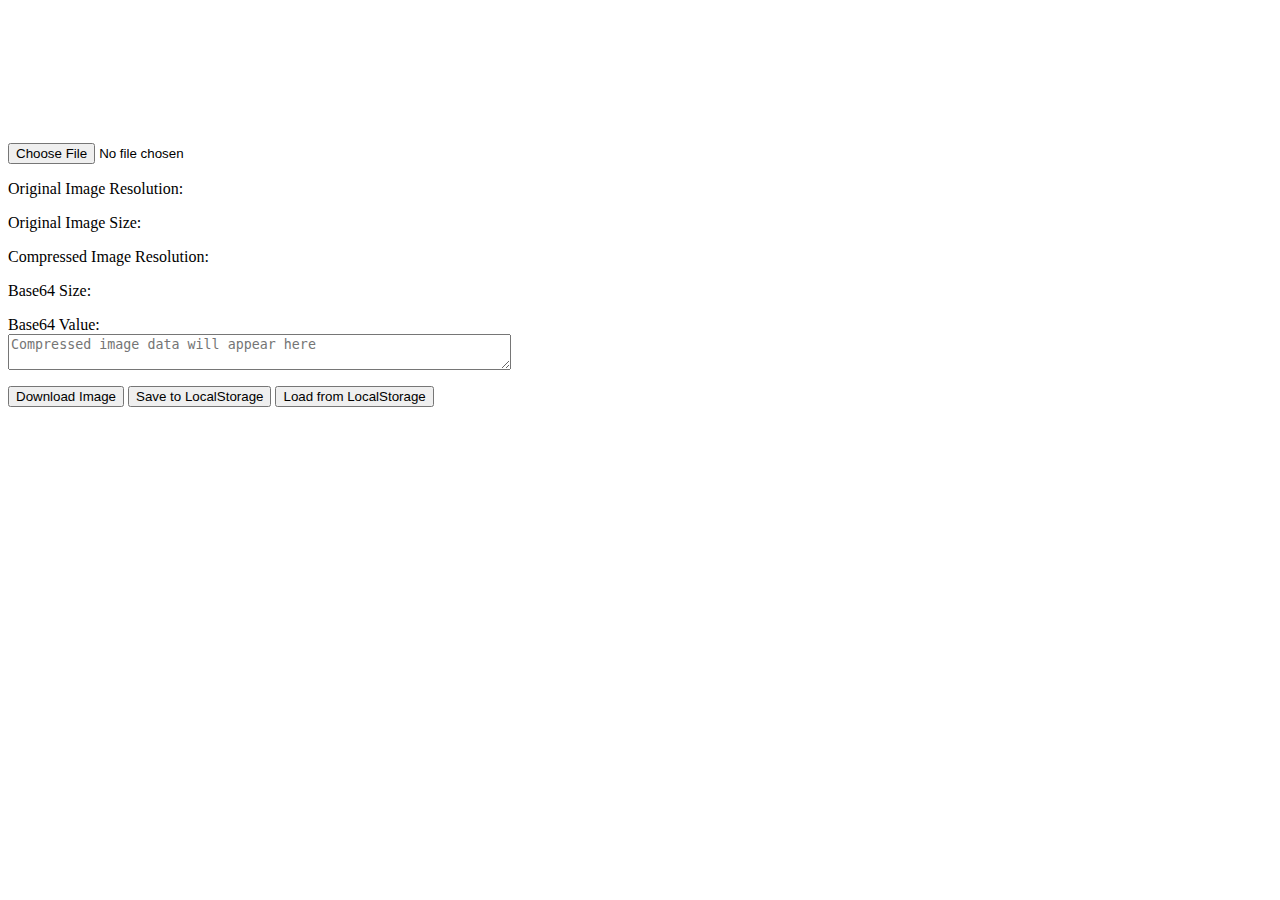
<file: docs/page/index.html>
<head>
    <meta charset="UTF-8">
    <meta name="viewport" content="width=device-width, initial-scale=1.0">
    <title>Image Compression</title>
</head>
<html lang="en">

<head>
    <meta charset="UTF-8">
    <title>Image Compression</title>
</head>

<body>
    <input type="file" id="imageInput" accept="image/*" aria-label="Select Image File">
    <canvas id="canvas"></canvas>
    <p>Original Image Resolution: <span id="originalResolution"></span></p>
    <p>Original Image Size: <span id="originalSize"></span></p>
    <p>Compressed Image Resolution: <span id="compressedResolution"></span></p>
    <p>Base64 Size: <span id="base64Size"></span> <span id="base64JpgSize"></span></p>
    <p>
        <label for="base64Value">Base64 Value:</label>
        <br>
        <textarea id="base64Value" rows="2" cols="60" placeholder="Compressed image data will appear here"></textarea>
    </p>
    <button id="downloadBtn">Download Image</button>
    <button id="saveToLocalStorageBtn">Save to LocalStorage</button>
    <button id="loadFromLocalStorageBtn" onclick="loadFromLocalStorage">Load from LocalStorage</button>

    <script>
        // 页面文本内容修改函数
        function updateTextContent(elementId, content) {
            document.getElementById(elementId).textContent = content;
        }

        // 原始图片信息获取函数
        function getOriginalImageInfo(file) {
            updateTextContent('originalSize', formatSize(file.size));
            return new Promise((resolve) => {
                let reader = new FileReader();
                reader.onload = function (e) {
                    let img = new Image();
                    img.onload = function () {
                        updateTextContent('originalResolution', `${img.width}x${img.height}`);
                        resolve({ width: img.width, height: img.height });
                    };
                    img.src = e.target.result;
                };
                reader.readAsDataURL(file);
            });
        }

        // 新分辨率计算函数
        function calculateNewDimensions(originalWidth, originalHeight) {
            let maxWidth = 1000;
            let maxHeight = 1000;
            let width = originalWidth;
            let height = originalHeight;

            if (width > height && width > maxWidth) {
                height *= maxWidth / width;
                width = maxWidth;
            } else if (height > width && height > maxHeight) {
                width *= maxHeight / height;
                height = maxHeight;
            } else {
                if (width > maxWidth) {
                    height *= maxWidth / width;
                    width = maxWidth;
                }
            }

            return { width, height };
        }

        // 图片绘制到Canvas函数
        function drawImageToCanvas(img, width, height) {
            let canvas = document.getElementById('canvas');
            let ctx = canvas.getContext('2d');
            // canvas.style.display = 'none';
            canvas.width = width;
            canvas.height = height;
            ctx.drawImage(img, 0, 0, width, height);
            updateTextContent('compressedResolution', `${width}x${height}`);
            return canvas;
        }

        // 压缩图片数据计算函数
        function getCompressedImageData(canvas) {
            let base64 = canvas.toDataURL('image/jpeg', 0.7);
            updateTextContent('base64Size', formatSize(base64.length));
            updateTextContent('base64JpgSize', formatSize(base64.length * 0.69));
            document.getElementById('base64Value').value = base64;
            return base64;
        }

        // 压缩图片下载函数
        function downloadCompressedImage(base64) {
            let link = document.createElement('a');
            let timestamp = new Date().getTime();
            link.download = 'cpsd-img-' + timestamp + '.jpg';
            link.href = base64;
            link.click();
        }

        // 压缩图片存储到localStorage函数
        function saveToLocalStorage(base64) {
            localStorage.setItem('whaleCompressedImage', base64);
            alert('Image saved to localStorage!');
        }

        // 格式化文件大小
        function formatSize(bytes) {
            if (bytes < 1024) {
                return `${bytes} bytes`;
            } else if (bytes < 1048576) {
                return `${(bytes / 1024).toFixed(2)} KB`;
            } else {
                return `${(bytes / 1048576).toFixed(2)} MB`;
            }
        }

        // 压缩图片从localStorage读取函数
        function loadFromLocalStorage() {
            let savedBase64 = localStorage.getItem('whaleCompressedImage');
            if (savedBase64) {
                let img = new Image();
                img.onload = function () {
                    let canvas = drawImageToCanvas(img, img.width, img.height);
                    document.getElementById('base64Value').value = savedBase64;
                    updateTextContent('base64Size', formatSize(savedBase64.length));
                };
                img.src = savedBase64;
            } else {
                console.log('No image found in localStorage.');
            }
        }

        // 文件选择事件处理
        document.getElementById('imageInput').addEventListener('change', async function (event) {
            let file = event.target.files[0];
            if (!file) return;

            let originalImageInfo = await getOriginalImageInfo(file);
            let { width, height } = calculateNewDimensions(originalImageInfo.width, originalImageInfo.height);

            let img = new Image();
            img.onload = function () {
                let canvas = drawImageToCanvas(img, width, height);
                let base64 = getCompressedImageData(canvas);

                // 设置下载按钮
                document.getElementById('downloadBtn').onclick = function () {
                    downloadCompressedImage(base64);
                };

                // 设置保存到 localStorage 按钮
                document.getElementById('saveToLocalStorageBtn').onclick = function () {
                    saveToLocalStorage(base64);
                };
            };
            img.src = URL.createObjectURL(file);
        });

        // 当页面加载完成
        window.onload = function () {
            // 设置从 localStorage 读取按钮
            document.getElementById('loadFromLocalStorageBtn').onclick = loadFromLocalStorage;
        }
    </script>
</body>

</html>
</file>
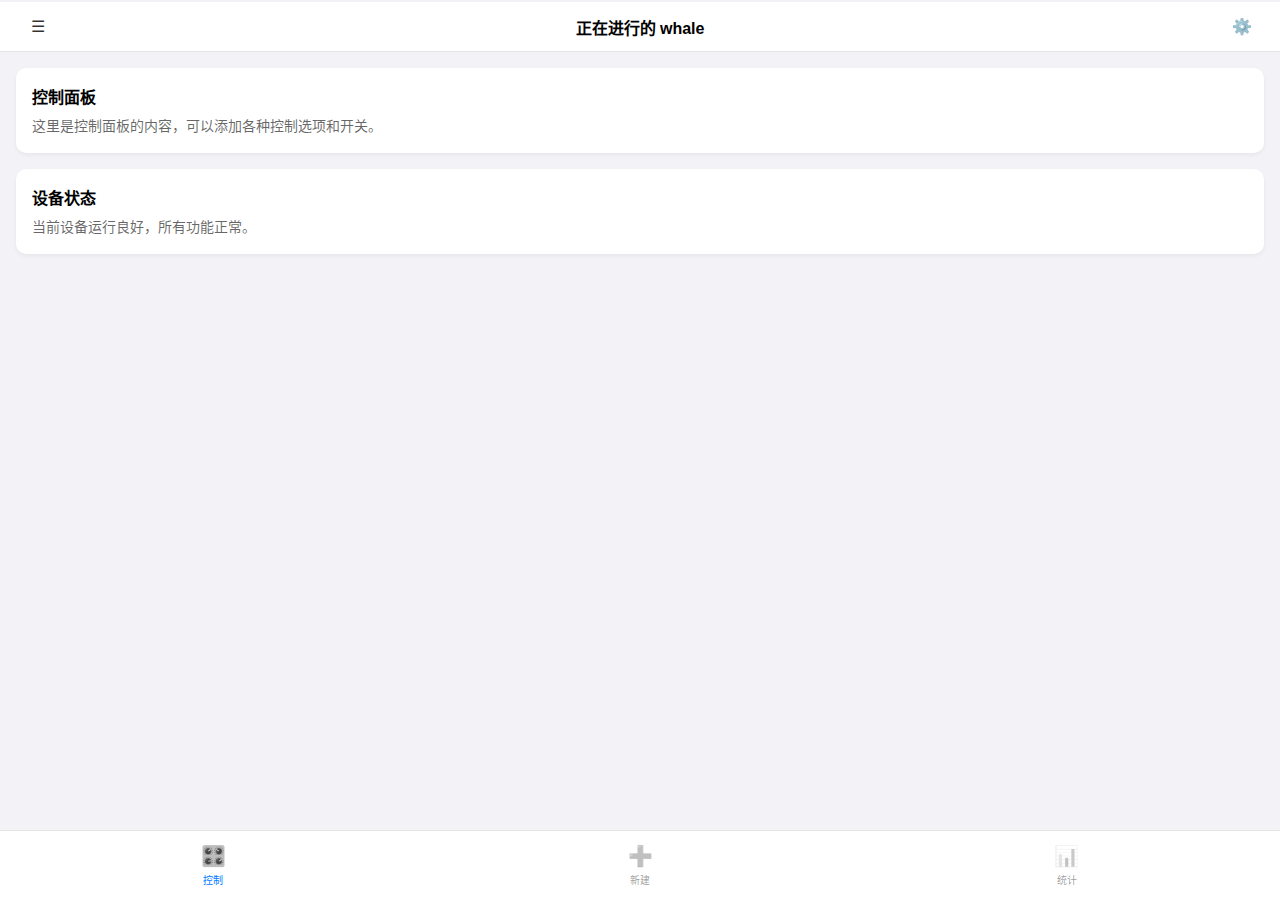
<file: docs/page/home.html>
<!DOCTYPE html>
<html lang="zh-CN">

<head>
    <meta charset="UTF-8">
    <meta name="viewport" content="width=device-width, initial-scale=1.0, maximum-scale=1.0, user-scalable=no">
    <title>Whale 定力 | 定力一下，其实很简单 | beta v0.01 | LocalWu LiteApp</title>
    <link rel="stylesheet" href="../style/home.css" />
</head>

<body>

    <aside class="sidebar" id="sidebar">
        <div class="header">
            <div class="title">whale &nbsp;<sub><sup><code>Beta V0.01</code></sup></sub></div>
            <sup>定力一下，其实很简单</sup>
        </div>

        <div class="menu">
            <div class="nav-group">
                <div class="item" data-section="newSection">
                    <div class="icon">➕</div>
                    <div class="text">新增</div>
                </div>
                <div class="item" data-section="controlSection">
                    <div class="icon">🎛️</div>
                    <div class="text">控制</div>
                    <div class="tag">空</div>
                </div>
                <div class="item" data-section="statsSection">
                    <div class="icon">📊</div>
                    <div class="text">统计</div>
                    <div class="tag">空</div>
                </div>
            </div>
            <div class="item">
                <div class="icon">👤</div>
                <div class="text">个人资料</div>
            </div>
            <div class="item" id="messageButton">
                <div class="icon">💬</div>
                <div class="text">消息中心</div>
                <div class="tag">3</div>
            </div>
            <div class="item">
                <div class="icon">⚙️</div>
                <div class="text">设置</div>
            </div>
            <div class="item">
                <div class="icon">ℹ️</div>
                <div class="text">关于我们</div>
            </div>
        </div>

        <div class="footer">
            <div class="btn-group">
                <div class="btn">
                    <div class="icon">🌐</div>
                    <div class="text">调整语言</div>
                </div>
                <div class="btn">
                    <div class="icon">🌙</div>
                    <div class="text">夜间模式</div>
                </div>
                <div class="btn">
                    <div class="icon">❤️</div>
                    <div class="text">前往赞赏</div>
                </div>
            </div>
            <div class="copyright">
                <br>
                © 2025 <b>LocalWu</b>/<b>LiteApp</b>/<b>whale</b>.<br>
                All rights reserved.<br>
                Passion Drives. 热爱使燃。
            </div>
        </div>
    </aside>

    <!-- 顶部导航栏 -->
    <header class="top-bar">
        <div class="left">
            <div class="btn" id="sidebarButton">
                <span>☰</span>
            </div>
        </div>
        <div class="title" id="appTitle">正在进行的 whale</div>
        <div class="right">
            <div class="btn" id="settingsButton">
                <span>⚙️</span>
            </div>
        </div>
    </header>

    <!-- 内容区域 -->
    <main class="content">
        <!-- 控制页面 -->
        <section class="section active" id="controlSection">
            <div class="card">
                <div class="card-title">控制面板</div>
                <div class="card-content">
                    这里是控制面板的内容，可以添加各种控制选项和开关。
                </div>
            </div>
            <div class="card">
                <div class="card-title">设备状态</div>
                <div class="card-content">
                    当前设备运行良好，所有功能正常。
                </div>
            </div>
        </section>

        <!-- 新建页面 -->
        <section class="section" id="newSection">
            <div class="card">
                <div class="card-title">新建内容</div>
                <div class="card-content">
                    点击下方按钮创建新内容。
                </div>
            </div>
            <div class="card">
                <div class="card-title">最近创建</div>
                <div class="card-content">
                    <div>文档1 - 2023-10-15</div>
                    <div>文档2 - 2023-10-14</div>
                    <div>文档3 - 2023-10-13</div>
                </div>
            </div>
        </section>

        <!-- 统计页面 -->
        <section class="section" id="statsSection">
            <div class="card">
                <div class="card-title">使用统计</div>
                <div class="card-content">
                    <div>总使用时长: 2小时30分钟</div>
                    <div>今日使用: 45分钟</div>
                </div>
            </div>
            <div class="card">
                <div class="card-title">功能使用情况</div>
                <div class="card-content">
                    <div>控制功能: 15次</div>
                    <div>新建功能: 20次</div>
                    <div>统计功能: 5次</div>
                </div>
            </div>
        </section>
    </main>

    <!-- 底部标签栏 -->
    <footer class="nav-bar">
        <div class="nav-bar-item item active" data-section="controlSection">
            <div class="icon">🎛️</div>
            <div>控制</div>
        </div>
        <div class="nav-bar-item item" data-section="newSection">
            <div class="icon">➕</div>
            <div>新建</div>
        </div>
        <div class="nav-bar-item item" data-section="statsSection">
            <div class="icon">📊</div>
            <div>统计</div>
        </div>
    </footer>

    <div class="modal-backdrop" id="modalBackdrop"></div>

    <!-- 设置弹窗 -->
    <div class="settings-modal" id="settingsModal">
        <div class="settings-header">
            <div class="settings-title">设置</div>
            <div class="settings-close" id="settingsClose">
                <span>×</span>
            </div>
        </div>
        <div class="settings-section">
            <div class="settings-section-title">常规</div>
            <div class="settings-item" data-sub-settings="general">
                <div class="settings-item-label">通知设置</div>
                <div class="settings-item-arrow">›</div>
            </div>
            <div class="settings-item">
                <div class="settings-item-label">隐私</div>
                <div class="settings-item-arrow">›</div>
            </div>
        </div>
        <div class="settings-section">
            <div class="settings-section-title">显示与亮度</div>
            <div class="settings-item">
                <div class="settings-item-label">深色模式</div>
                <div class="settings-item-arrow">›</div>
            </div>
            <div class="settings-item">
                <div class="settings-item-label">文字大小</div>
                <div class="settings-item-arrow">›</div>
            </div>
        </div>
        <div class="settings-section">
            <div class="settings-section-title">应用设置</div>
            <div class="settings-item">
                <div class="settings-item-label">自动更新</div>
                <div class="settings-item-switch">◯</div>
            </div>
            <div class="settings-item">
                <div class="settings-item-label">数据同步</div>
                <div class="settings-item-switch">◉</div>
            </div>
        </div>
    </div>

    <!-- 二级设置页面 -->
    <div class="sub-settings" id="generalSettings">
        <header class="top-bar" style="position: relative; top: 0;">
            <div class="btn" id="backButton">
                <span>←</span>
            </div>
            <div class="title">通知设置</div>
        </header>

        <div style="margin-top: 44px; padding: 16px;">
            <div class="settings-item">
                <div class="settings-item-label">允许通知</div>
                <div class="settings-item-switch">◉</div>
            </div>
            <div class="settings-item">
                <div class="settings-item-label">通知类型</div>
                <div class="settings-item-arrow">›</div>
            </div>
            <div class="settings-item">
                <div class="settings-item-label">通知声音</div>
                <div class="settings-item-arrow">›</div>
            </div>
        </div>
    </div>

    <!-- 消息弹窗 -->
    <div class="message-modal" id="messageModal">
        <div class="message-header">
            <div class="message-title">设置</div>
            <div class="message-close" id="messageClose">
                <span>×</span>
            </div>
        </div>
        <div class="message-section">
            <div class="message-section-title">常规</div>
            <div class="message-item" data-sub-message="general">
                <div class="message-item-label">通知设置</div>
                <div class="message-item-arrow">›</div>
            </div>
            <div class="message-item">
                <div class="message-item-label">隐私</div>
                <div class="message-item-arrow">›</div>
            </div>
        </div>
        <div class="message-section">
            <div class="message-section-title">显示与亮度</div>
            <div class="message-item">
                <div class="message-item-label">深色模式</div>
                <div class="message-item-arrow">›</div>
            </div>
            <div class="message-item">
                <div class="message-item-label">文字大小</div>
                <div class="message-item-arrow">›</div>
            </div>
        </div>
        <div class="message-section">
            <div class="message-section-title">应用设置</div>
            <div class="message-item">
                <div class="message-item-label">自动更新</div>
                <div class="message-item-switch">◯</div>
            </div>
            <div class="message-item">
                <div class="message-item-label">数据同步</div>
                <div class="message-item-switch">◉</div>
            </div>
        </div>
    </div>

    <script lang="javascript" src="../script/home.js"></script>
</body>

</html>
</file>
<file: docs/style/home.css>
/* 基础样式设置 */
        :root {
            --safe-area-inset-top: env(safe-area-inset-top);
            --safe-area-inset-right: env(safe-area-inset-right);
            --safe-area-inset-bottom: env(safe-area-inset-bottom);
            --safe-area-inset-left: env(safe-area-inset-left);

            /* --status-bar-height: calc(var(--safe-area-inset-top) + 2px);
            --top-bar-height: 50px;
            --nav-bar-height: calc(70px + var(--safe-area-inset-bottom)); */

            --tag-color: #ffffff00;

            --font-size: 16px;
            --xlarge-font-size: calc(var(--font-size) + 4px);
            --large-font-size: calc(var(--font-size) + 2px);
            --regular-font-size: calc(var(--font-size) + 0px);
            --medium-font-size: calc(var(--font-size) - 2px);
            --small-font-size: calc(var(--font-size) - 4px);
            --xsmall-font-size: calc(var(--font-size) - 6px);

            --icon-size: 20px;
            --xlarge-icon-size: calc(var(--font-size) + 4px);
            --large-icon-size: calc(var(--font-size) + 2px);
            --regular-icon-size: calc(var(--font-size) + 0px);
            --medium-icon-size: calc(var(--font-size) - 2px);
            --small-icon-size: calc(var(--font-size) - 4px);
            --xsmall-icon-size: calc(var(--font-size) - 6px);

            /* 顶部状态栏高度 = 安全区域顶部间距 + 2px */
            --status-bar-height: calc(var(--safe-area-inset-top) + 2px);
            /* 底部导航栏高度 = 70px + 底部安全区域间距 */
            --nav-bar-height: calc(70px + var(--safe-area-inset-bottom));
            --top-bar-height: 50px;
            --side-bar-width: 280px;

            --primary-color: #007aff;
            --background-color: #f2f2f7;
            --separator-color: rgba(0, 0, 0, 0.1);
            --text-color: #000000;
            --secondary-text-color: rgba(0, 0, 0, 0.6);
            --tertiary-text-color: rgba(0, 0, 0, 0.4);

            -webkit-user-select: none;
            -moz-user-select: none;
            -ms-user-select: none;
            user-select: none;
        }

        * {
            margin: 0;
            padding: 0;
            box-sizing: border-box;
        }

        body {
            font-family: inter, Source Han Sans, -apple-system, BlinkMacSystemFont, "Segoe UI", Roboto, Helvetica, Arial, sans-serif;
            background-color: var(--background-color);
            box-sizing: border-box;
            color: var(--text-color);
            overflow-x: hidden;
            position: relative;
            height: 100vh;
            -webkit-font-smoothing: antialiased;
            -webkit-tap-highlight-color: rgba(0, 0, 0, 0);
        }

        code {
            font-family: JetBrains Mono, "Courier New", Courier, monospace;
        }

        .icon {
            filter: grayscale(100%);
        }

        /* 顶部导航栏 */
        header {
            position: fixed;
            top: var(--status-bar-height);
            left: 0;
            right: 0;
            height: var(--top-bar-height);
            background-color: white;
            display: flex;
            align-items: center;
            justify-content: space-between;
            padding: 0 16px;
            border-bottom: 1px solid var(--separator-color);
            z-index: 100;
        }

        header .title {
            font-size: var(--regular-font-size);
            font-weight: 600;
            color: var(--text-color);
            position: absolute;
            left: 50%;
            transform: translateX(-50%);
        }

        header .left,
        header .right {
            display: flex;
            align-items: center;
        }

        header .btn {
            width: 44px;
            height: 44px;
            display: flex;
            align-items: center;
            justify-content: center;
            opacity: 0.8;
            transition: opacity 0.2s;
        }

        header .btn:active {
            opacity: 1;
        }

        /* 左侧边栏 */
        aside {
            position: fixed;
            top: 0;
            left: calc(-1 * var(--side-bar-width));
            width: var(--side-bar-width);
            height: 100vh;
            /* 使用视口高度 */
            background-color: white;
            /* box-shadow: 2px 0 10px rgba(0, 0, 0, 0.1); */
            z-index: 200;
            transition: left 0.3s cubic-bezier(0.16, 0.68, 0.43, 0.99);
            display: flex;
            flex-direction: column;
            /* 启用垂直弹性布局 */
        }

        aside.active {
            left: 0;
        }

        /* Header固定顶部 */
        aside .header {
            padding: 20px;
            border-bottom: 1px solid var(--separator-color);
            flex-shrink: 0;
            /* 禁止收缩 */
            background: white;
            position: sticky;
            top: 0;
        }

        /* 中间内容滚动区域 */
        aside .menu {
            flex: 1;
            /* 占据剩余空间 */
            padding: 10px 0;
            overflow-y: auto;
            -webkit-overflow-scrolling: touch;
        }

        /* 菜单项布局优化 */
        aside .item {
            position: relative;
            padding: 12px 20px;
            display: flex;
            align-items: center;
            border-bottom: 1px solid var(--separator-color);
            transition: transform 0.3s, background 0.3s;
            gap: 12px;
            /* 元素间距 */
        }

        aside .item:hover {
            background: #f8f9fa;
            /* transform: translateX(5px); */
            cursor: pointer;
        }

        /* 图标固定宽度 */
        aside .item .icon {
            width: 24px;
            /* 固定图标容器宽度 */
            text-align: center;
            font-size: var(--regular-icon-size);
            flex-shrink: 0;
        }

        /* 文本区域自动宽度 */
        aside .item .text {
            font-size: var(--regular-font-size);
            flex: 1;
            min-width: 0;
            /* 允许文本截断 */
        }

        /* 标签样式 */
        aside .item .tag {
            background: var(--tag-color);
            border: 1px solid black;
            color: black;
            font-size: 12px;
            padding: 2px 6px;
            border-radius: 4px;
            margin-left: auto;
            /* 推至最右侧 */
            flex-shrink: 0;
        }

        aside .item .tag.normal {
            --tag-color: #272727;
            border: 1px solid var(--tag-color);
            color: white;
        }

        aside .item .tag.new {
            --tag-color: #2ed573;
            border: 1px solid var(--tag-color);
            color: white;
        }

        aside .item .tag.hot {
            --tag-color: #ff6b81;
            border: 1px solid var(--tag-color);
            color: white;
        }

        aside .item .tag.num {
            --tag-color: #70a1ff;
            border: 1px solid var(--tag-color);
            color: white;
        }

        /* Footer固定底部 */
        aside .footer {
            padding: 10px 20px 20px 20px;
            border-top: 1px solid var(--separator-color);
            flex-shrink: 0;
            background: white;
            position: sticky;
            bottom: 0;
        }

        aside .footer .btn-group {
            display: flex;
            align-items: center;
            /* 垂直居中 */
            gap: 12px;
            /* 按钮之间的间距 */
            display: flex;
            align-items: center;
            /* 垂直居中 */
            justify-content: flex-start;
            /* 水平起始对齐 */
        }

        aside .footer .btn {
            display: flex;
            flex-direction: column;
            /* 图标和文字垂直排列 */
            align-items: center;
            /* 按钮内容居中对齐 */
            gap: 2px;
            /* 图标和文字的间距 */
        }

        aside .footer .btn .icon {
            width: var(--icon-size);
            /* 图标大小 */
            height: var(--icon-size);
        }

        aside .footer .btn .text {
            font-size: var(--small-font-size);
            /* 文字大小 */
        }

        aside .footer .copyright {
            font-size: var(--small-font-size);
        }

        /* 底部标签栏 */
        footer {
            position: fixed;
            bottom: 0;
            left: 0;
            right: 0;
            height: var(--nav-bar-height);
            background-color: white;
            display: flex;
            border-top: 1px solid var(--separator-color);
            z-index: 100;
        }

        footer .item {
            flex: 1;
            display: flex;
            flex-direction: column;
            align-items: center;
            justify-content: center;
            height: 100%;
            color: var(--tertiary-text-color);
            font-size: var(--xsmall-font-size);
            transition: color 0.2s;
        }

        footer .item.active {
            color: var(--primary-color);
        }

        footer .icon {
            font-size: var(--xlarge-icon-size);
            margin-bottom: 4px;
        }

        /* 内容区域 */
        main {
            position: absolute;
            top: calc(var(--status-bar-height) + var(--top-bar-height));
            bottom: var(--nav-bar-height);
            left: 0;
            right: 0;
            overflow-y: auto;
            -webkit-overflow-scrolling: touch;
            padding: 16px;
        }

        /* 消息弹窗 */
        .message-modal {
            position: fixed;
            bottom: -100%;
            left: 0;
            right: 0;
            background-color: white;
            border-top-left-radius: 10px;
            border-top-right-radius: 10px;
            z-index: 200;
            transition: bottom 0.3s cubic-bezier(0.16, 0.68, 0.43, 0.99);
            height: 70%;
            overflow-y: auto;
        }

        .message-modal.active {
            bottom: 0;
        }

        .message-header {
            padding: 16px;
            border-bottom: 1px solid var(--separator-color);
            display: flex;
            justify-content: space-between;
            align-items: center;
        }

        .message-title {
            font-size: var(--regular-font-size);
            font-weight: 600;
        }

        .message-close {
            width: 44px;
            height: 44px;
            display: flex;
            align-items: center;
            justify-content: center;
            opacity: 0.8;
        }

        .message-section {
            padding: 16px;
            border-bottom: 1px solid var(--separator-color);
        }

        .message-section:last-child {
            border-bottom: none;
        }

        .message-section-title {
            font-size: var(--medium-font-size);
            color: var(--secondary-text-color);
            margin-bottom: 12px;
        }

        .message-item {
            display: flex;
            justify-content: space-between;
            align-items: center;
            padding: 12px 0;
        }

        .message-item-label {
            font-size: var(--medium-font-size);
        }

        .message-item-arrow {
            font-size: var(--medium-font-size);
            opacity: 0.6;
        }

        .message-item-switch {
            transform: scale(0.8);
        }

        /* 模糊背景 */
        .modal-backdrop {
            position: fixed;
            top: 0;
            left: 0;
            right: 0;
            bottom: 0;
            background-color: rgba(0, 0, 0, 0.3);
            opacity: 0;
            visibility: hidden;
            transition: opacity 0.5s;
            z-index: 150;
        }

        .modal-backdrop.active {
            opacity: 1;
            visibility: visible;
        }

        /* 内容区域样式 */
        section {
            display: none;
        }

        section.active {
            display: block;
        }

        .card {
            background-color: white;
            border-radius: 10px;
            padding: 16px;
            margin-bottom: 16px;
            box-shadow: 0 2px 4px rgba(0, 0, 0, 0.05);
        }

        .card-title {
            font-size: var(--regular-font-size);
            font-weight: 600;
            margin-bottom: 8px;
        }

        .card-content {
            color: var(--secondary-text-color);
            font-size: var(--medium-font-size);
            line-height: 1.5;
        }

        /* 设置弹窗 */
        .settings-modal {
            position: fixed;
            bottom: -100%;
            left: 0;
            right: 0;
            background-color: white;
            border-top-left-radius: 10px;
            border-top-right-radius: 10px;
            z-index: 200;
            transition: bottom 0.3s cubic-bezier(0.16, 0.68, 0.43, 0.99);
            height: 70%;
            overflow-y: auto;
        }

        .settings-modal.active {
            bottom: 0;
        }

        .settings-header {
            padding: 16px;
            border-bottom: 1px solid var(--separator-color);
            display: flex;
            justify-content: space-between;
            align-items: center;
        }

        .settings-title {
            font-size: var(--regular-font-size);
            font-weight: 600;
        }

        .settings-close {
            width: 44px;
            height: 44px;
            display: flex;
            align-items: center;
            justify-content: center;
            opacity: 0.8;
        }

        .settings-section {
            padding: 16px;
            border-bottom: 1px solid var(--separator-color);
        }

        .settings-section:last-child {
            border-bottom: none;
        }

        .settings-section-title {
            font-size: var(--medium-font-size);
            color: var(--secondary-text-color);
            margin-bottom: 12px;
        }

        .settings-item {
            display: flex;
            justify-content: space-between;
            align-items: center;
            padding: 12px 0;
        }

        .settings-item-label {
            font-size: var(--medium-font-size);
        }

        .settings-item-arrow {
            font-size: var(--medium-font-size);
            opacity: 0.6;
        }

        .settings-item-switch {
            transform: scale(0.8);
        }

        /* 二级页面 */
        .sub-settings {
            position: fixed;
            top: 0;
            left: 100%;
            width: 100%;
            height: 100%;
            background-color: white;
            z-index: 300;
            transition: left 0.3s cubic-bezier(0.16, 0.68, 0.43, 0.99);
            overflow-y: auto;
        }

        .sub-settings.active {
            left: 0;
        }

        .back-button {
            position: absolute;
            top: calc(var(--status-bar-height) + 10px);
            left: 16px;
            width: 44px;
            height: 44px;
            color: black;
            display: flex;
            align-items: center;
            justify-content: center;
            opacity: 0.8;
        }
</file>
